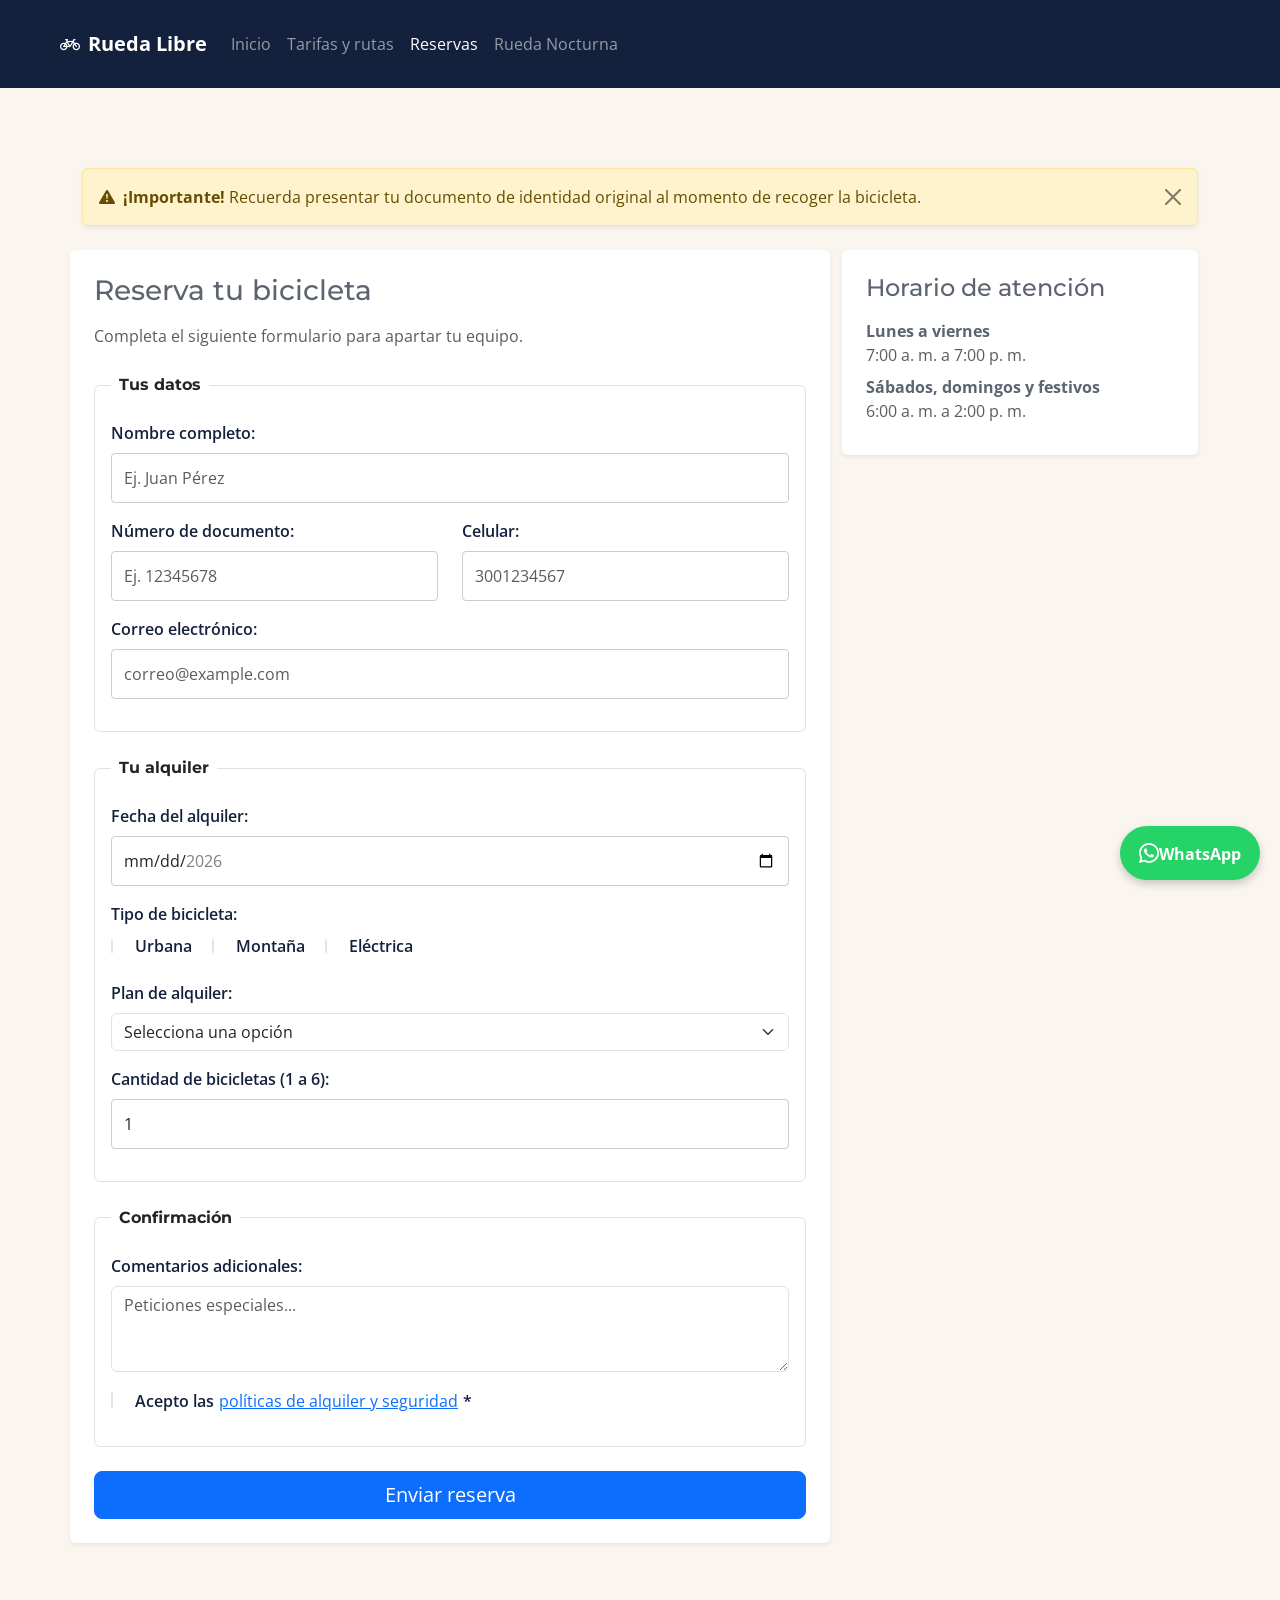
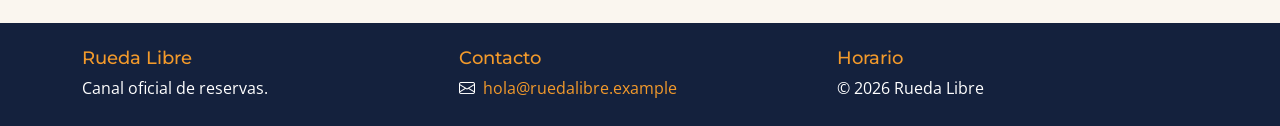
<file: paginas/reservas.html>
<!DOCTYPE html>
<html lang="es">
<head>
    <meta charset="UTF-8">
    <meta name="viewport" content="width=device-width, initial-scale=1.0">
    <meta name="description" content="Formulario de reserva de bicicletas y recorridos guiados en Rueda Libre.">
    <title>Reservas | Rueda Libre</title>
    <!-- Google Fonts -->
    <link rel="preconnect" href="https://fonts.googleapis.com">
    <link rel="preconnect" href="https://fonts.gstatic.com" crossorigin>
    <link href="https://fonts.googleapis.com/css2?family=Montserrat:wght@400;700&family=Open+Sans:wght@400;600&display=swap" rel="stylesheet">
    <!-- Bootstrap 5.3 CSS -->
    <link href="https://cdn.jsdelivr.net/npm/bootstrap@5.3.3/dist/css/bootstrap.min.css" rel="stylesheet">
    <!-- Bootstrap Icons -->
    <link rel="stylesheet" href="https://cdn.jsdelivr.net/npm/bootstrap-icons@1.11.3/font/bootstrap-icons.min.css">
    <!-- Hoja de estilos propia -->
    <link rel="stylesheet" href="../css/styles.css">
</head>
<body>
    <!-- Navbar Colapsable -->
    <header>
        <nav class="navbar navbar-expand-lg navbar-dark px-3">
            <div class="container-fluid">
                <a class="navbar-brand fw-bold" href="../index.html">
                    <i class="bi bi-bicycle me-2" aria-hidden="true"></i>Rueda Libre
                </a>
                <button class="navbar-toggler" type="button" data-bs-toggle="collapse" data-bs-target="#menuPrincipal" aria-controls="menuPrincipal" aria-expanded="false" aria-label="Abrir menú de navegación">
                    <span class="navbar-toggler-icon"></span>
                </button>
                <div class="collapse navbar-collapse" id="menuPrincipal">
                    <ul class="navbar-nav ms-auto mb-2 mb-lg-0">
                        <li class="nav-item"><a class="nav-link" href="../index.html">Inicio</a></li>
                        <li class="nav-item"><a class="nav-link" href="tarifas.html">Tarifas y rutas</a></li>
                        <li class="nav-item"><a class="nav-link active" aria-current="page" href="reservas.html">Reservas</a></li>
                        <li class="nav-item"><a class="nav-link" href="https://ronald0226.github.io/rueda-nocturna/">Rueda Nocturna</a></li>
                    </ul>
                </div>
            </div>
        </nav>
    </header>

    <main class="container my-5">
        <!-- Alerta Dismissible -->
        <div class="alert alert-warning alert-dismissible fade show shadow-sm mb-4" role="alert">
            <i class="bi bi-exclamation-triangle-fill me-2" aria-hidden="true"></i><strong>¡Importante!</strong> Recuerda presentar tu documento de identidad original al momento de recoger la bicicleta.
            <button type="button" class="btn-close" data-bs-dismiss="alert" aria-label="Cerrar alerta"></button>
        </div>

        <div class="row g-4">
            <!-- Formulario Principal -->
            <section class="col-lg-8 bg-white p-4 rounded shadow-sm">
                <h1 class="h3 mb-3">Reserva tu bicicleta</h1>
                <p class="text-muted mb-4">Completa el siguiente formulario para apartar tu equipo.</p>
                
                <form action="#" method="POST" class="needs-validation" novalidate>
                    
                    <fieldset class="border p-3 rounded mb-4">
                        <legend class="float-none w-auto px-2 fs-6 fw-bold text-dark">Tus datos</legend>

                        <div class="mb-3">
                            <label for="nombre" class="form-label">Nombre completo:</label>
                            <input type="text" class="form-control" id="nombre" name="nombre" required minlength="3" placeholder="Ej. Juan Pérez">
                            <div class="invalid-feedback">Por favor ingresa tu nombre completo (mínimo 3 caracteres).</div>
                        </div>

                        <div class="row">
                            <div class="col-md-6 mb-3">
                                <label for="documento" class="form-label">Número de documento:</label>
                                <input type="text" class="form-control" id="documento" name="documento" required pattern="[0-9]{6,10}" placeholder="Ej. 12345678">
                                <div class="invalid-feedback">Debe contener solo números (entre 6 y 10 dígitos).</div>
                            </div>
                            <div class="col-md-6 mb-3">
                                <label for="celular" class="form-label">Celular:</label>
                                <input type="tel" class="form-control" id="celular" name="celular" required pattern="3[0-9]{9}" placeholder="3001234567">
                                <div class="invalid-feedback">Debe tener 10 dígitos y empezar por 3.</div>
                            </div>
                        </div>

                        <div class="mb-3">
                            <label for="correo" class="form-label">Correo electrónico:</label>
                            <input type="email" class="form-control" id="correo" name="correo" required placeholder="correo@example.com">
                            <div class="invalid-feedback">Por favor ingresa un correo electrónico válido.</div>
                        </div>
                    </fieldset>

                    <fieldset class="border p-3 rounded mb-4">
                        <legend class="float-none w-auto px-2 fs-6 fw-bold text-dark">Tu alquiler</legend>

                        <div class="mb-3">
                            <label for="fecha" class="form-label">Fecha del alquiler:</label>
                            <input type="date" class="form-control" id="fecha" name="fecha" required min="2026-11-01" max="2026-12-31">
                            <div class="invalid-feedback">Selecciona una fecha válida dentro del rango permitido.</div>
                        </div>

                        <div class="mb-3">
                            <label class="form-label d-block">Tipo de bicicleta:</label>
                            <div class="form-check form-check-inline">
                                <input class="form-check-input" type="radio" name="tipo_bici" id="biciUrbana" value="urbana" required>
                                <label class="form-check-label" for="biciUrbana">Urbana</label>
                            </div>
                            <div class="form-check form-check-inline">
                                <input class="form-check-input" type="radio" name="tipo_bici" id="biciMontana" value="montana">
                                <label class="form-check-label" for="biciMontana">Montaña</label>
                            </div>
                            <div class="form-check form-check-inline">
                                <input class="form-check-input" type="radio" name="tipo_bici" id="biciElectrica" value="electrica">
                                <label class="form-check-label" for="biciElectrica">Eléctrica</label>
                            </div>
                        </div>

                        <div class="mb-3">
                            <label for="plan" class="form-label">Plan de alquiler:</label>
                            <select class="form-select" id="plan" name="plan" required>
                                <option value="">Selecciona una opción</option>
                                <option value="1h">1 hora</option>
                                <option value="medio_dia">Medio día (4 h)</option>
                                <option value="dia_completo">Día completo</option>
                            </select>
                            <div class="invalid-feedback">Selecciona un plan de alquiler.</div>
                        </div>

                        <div class="mb-3">
                            <label for="cantidad" class="form-label">Cantidad de bicicletas (1 a 6):</label>
                            <input type="number" class="form-control" id="cantidad" name="cantidad" required min="1" max="6" value="1">
                            <div class="invalid-feedback">Puedes alquilar entre 1 y 6 bicicletas por reserva.</div>
                        </div>
                    </fieldset>

                    <fieldset class="border p-3 rounded mb-4">
                        <legend class="float-none w-auto px-2 fs-6 fw-bold text-dark">Confirmación</legend>

                        <div class="mb-3">
                            <label for="comentarios" class="form-label">Comentarios adicionales:</label>
                            <textarea class="form-control" id="comentarios" name="comentarios" maxlength="300" rows="3" placeholder="Peticiones especiales..."></textarea>
                        </div>

                        <div class="mb-3 form-check">
                            <input type="checkbox" class="form-check-input" id="politicas" name="politicas" required>
                            <label class="form-check-label" for="politicas">
                                Acepto las <button type="button" class="btn btn-link p-0 align-baseline text-decoration-underline" data-bs-toggle="modal" data-bs-target="#modalPoliticas">políticas de alquiler y seguridad</button> *
                            </label>
                            <div class="invalid-feedback">Debes aceptar las políticas para continuar.</div>
                        </div>
                    </fieldset>

                    <button type="submit" class="btn btn-primary btn-lg w-100">Enviar reserva</button>
                </form>
            </section>

            <!-- Barra Lateral de Horarios -->
            <aside class="col-lg-4">
                <div class="bg-white p-4 rounded shadow-sm mb-4">
                    <h2 class="h4 mb-3">Horario de atención</h2>
                    <dl class="mb-0">
                        <dt class="fw-bold">Lunes a viernes</dt>
                        <dd class="text-muted">7:00 a. m. a 7:00 p. m.</dd>
                        <dt class="fw-bold">Sábados, domingos y festivos</dt>
                        <dd class="text-muted">6:00 a. m. a 2:00 p. m.</dd>
                    </dl>
                </div>
            </aside>
        </div>
    </main>

    <!-- Modal de Políticas de Alquiler -->
    <div class="modal fade" id="modalPoliticas" tabindex="-1" aria-labelledby="modalPoliticasLabel" aria-hidden="true">
        <div class="modal-dialog modal-dialog-centered">
            <div class="modal-content">
                <div class="modal-header">
                    <h2 class="modal-title h5" id="modalPoliticasLabel">Políticas de Alquiler y Seguridad</h2>
                    <button type="button" class="btn-close" data-bs-dismiss="modal" aria-label="Cerrar ventana"></button>
                </div>
                <div class="modal-body">
                    <ol class="mb-0">
                        <li class="mb-2">Presenta tu documento de identidad original al recoger la bicicleta.</li>
                        <li class="mb-2">Revisa la bicicleta con el asesor antes de salir.</li>
                        <li class="mb-2">Cada 15 minutos de retraso en la devolución tienen un recargo de $5.000.</li>
                        <li class="mb-2">Los daños por mal uso se cobran según el costo de la reparación.</li>
                        <li>Los menores de edad deben estar acompañados por un adulto responsable.</li>
                    </ol>
                </div>
                <div class="modal-footer">
                    <button type="button" class="btn btn-secondary" data-bs-dismiss="modal">Entendido</button>
                </div>
            </div>
        </div>
    </div>

    <!-- Botón Flotante WhatsApp -->
    <a href="https://wa.me/573000000000" class="whatsapp-flotante" target="_blank" rel="noopener">
        <i class="bi bi-whatsapp fs-5" aria-hidden="true"></i>WhatsApp
    </a>

    <!-- Footer -->
    <footer class="p-4">
        <div class="container d-flex flex-column flex-md-row justify-content-between gap-3">
            <div class="footer-block">
                <h3>Rueda Libre</h3>
                <p class="mb-0">Canal oficial de reservas.</p>
            </div>
            <div class="footer-block">
                <h3>Contacto</h3>
                <p class="mb-0"><i class="bi bi-envelope me-2" aria-hidden="true"></i><a href="mailto:hola@ruedalibre.example">hola@ruedalibre.example</a></p>
            </div>
            <div class="footer-block">
                <h3>Horario</h3>
                <p class="mb-0">&copy; 2026 Rueda Libre</p>
            </div>
        </div>
    </footer>

    <!-- Script de Validación Visual de Bootstrap -->
    <script>
      (() => {
        'use strict'
        const forms = document.querySelectorAll('.needs-validation')
        Array.from(forms).forEach(form => {
          form.addEventListener('submit', event => {
            if (!form.checkValidity()) {
              event.preventDefault()
              event.stopPropagation()
            }
            form.classList.add('was-validated')
          }, false)
        })
      })()
    </script>

    <!-- Bootstrap 5.3 JS Bundle -->
    <script src="https://cdn.jsdelivr.net/npm/bootstrap@5.3.3/dist/js/bootstrap.bundle.min.js"></script>
</body>
</html>
</file>
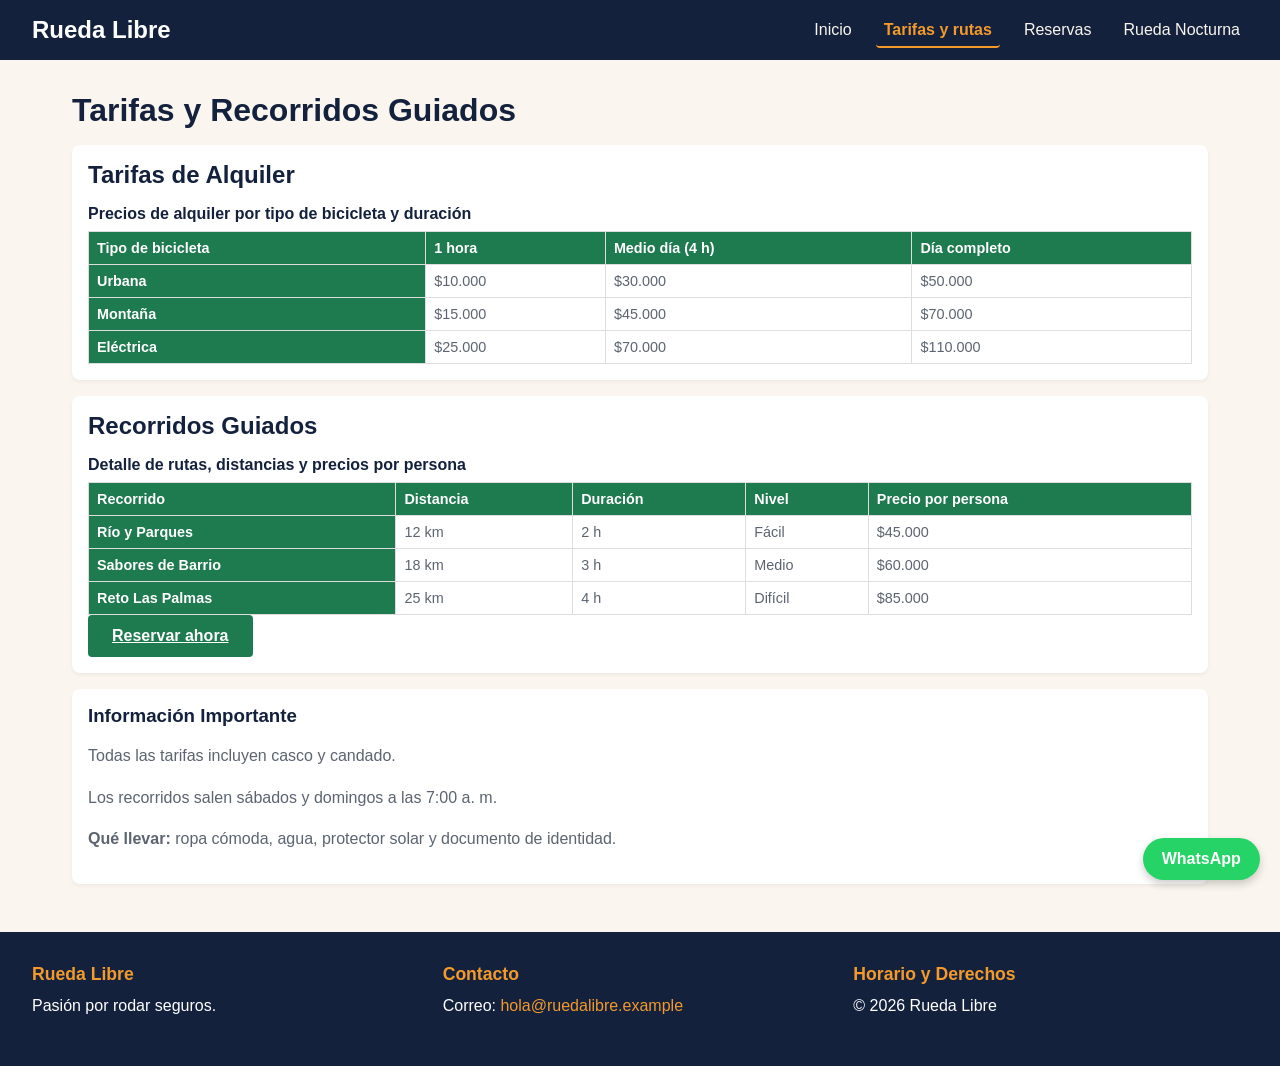
<file: paginas/tarifas.html>
<!DOCTYPE html>
<html lang="es">
<head>
    <meta charset="UTF-8">
    <meta name="viewport" content="width=device-width, initial-scale=1.0">
    <meta name="description" content="Consulta las tarifas de alquiler de bicicletas y recorridos guiados en Rueda Libre.">
    <title>Tarifas y Rutas | Rueda Libre</title>
    <link rel="stylesheet" href="../css/styles.css">
</head>
<body>
    <header>
        <div class="logo">Rueda Libre</div>
        <nav aria-label="Navegación principal">
            <ul id="menu">
                <li><a href="../index.html">Inicio</a></li>
                <li><a href="tarifas.html" class="activo">Tarifas y rutas</a></li>
                <li><a href="reservas.html">Reservas</a></li>
                <li><a href="https://ronald0226.github.io/rueda-nocturna/">Rueda Nocturna</a></li>
            </ul>
        </nav>
    </header>

    <main>
        <h1>Tarifas y Recorridos Guiados</h1>

        <section class="seccion-contenido">
            <h2>Tarifas de Alquiler</h2>
            <table>
                <caption>Precios de alquiler por tipo de bicicleta y duración</caption>
                <thead>
                    <tr>
                        <th scope="col">Tipo de bicicleta</th>
                        <th scope="col">1 hora</th>
                        <th scope="col">Medio día (4 h)</th>
                        <th scope="col">Día completo</th>
                    </tr>
                </thead>
                <tbody>
                    <tr>
                        <th scope="row">Urbana</th>
                        <td>$10.000</td>
                        <td>$30.000</td>
                        <td>$50.000</td>
                    </tr>
                    <tr>
                        <th scope="row">Montaña</th>
                        <td>$15.000</td>
                        <td>$45.000</td>
                        <td>$70.000</td>
                    </tr>
                    <tr>
                        <th scope="row">Eléctrica</th>
                        <td>$25.000</td>
                        <td>$70.000</td>
                        <td>$110.000</td>
                    </tr>
                </tbody>
            </table>
        </section>

        <section id="tabla-recorridos" class="seccion-contenido">
            <h2>Recorridos Guiados</h2>
            <table>
                <caption>Detalle de rutas, distancias y precios por persona</caption>
                <thead>
                    <tr>
                        <th scope="col">Recorrido</th>
                        <th scope="col">Distancia</th>
                        <th scope="col">Duración</th>
                        <th scope="col">Nivel</th>
                        <th scope="col">Precio por persona</th>
                    </tr>
                </thead>
                <tbody>
                    <tr>
                        <th scope="row">Río y Parques</th>
                        <td>12 km</td>
                        <td>2 h</td>
                        <td>Fácil</td>
                        <td>$45.000</td>
                    </tr>
                    <tr>
                        <th scope="row">Sabores de Barrio</th>
                        <td>18 km</td>
                        <td>3 h</td>
                        <td>Medio</td>
                        <td>$60.000</td>
                    </tr>
                    <tr>
                        <th scope="row">Reto Las Palmas</th>
                        <td>25 km</td>
                        <td>4 h</td>
                        <td>Difícil</td>
                        <td>$85.000</td>
                    </tr>
                </tbody>
            </table>
            <a href="reservas.html" class="btn-reservar">Reservar ahora</a>
        </section>

        <aside class="seccion-contenido">
            <h3>Información Importante</h3>
            <p>Todas las tarifas incluyen casco y candado.</p>
            <p>Los recorridos salen sábados y domingos a las 7:00 a. m.</p>
            <p><strong>Qué llevar:</strong> ropa cómoda, agua, protector solar y documento de identidad.</p>
        </aside>
    </main>

    <a href="https://wa.me/573000000000" class="whatsapp-flotante" target="_blank" rel="noopener">WhatsApp</a>

    <footer>
        <div class="footer-block">
            <h3>Rueda Libre</h3>
            <p>Pasión por rodar seguros.</p>
        </div>
        <div class="footer-block">
            <h3>Contacto</h3>
            <p>Correo: <a href="mailto:hola@ruedalibre.example">hola@ruedalibre.example</a></p>
        </div>
        <div class="footer-block">
            <h3>Horario y Derechos</h3>
            <p>&copy; 2026 Rueda Libre</p>
        </div>
    </footer>
</body>
</html>
</file>
<file: css/styles.css>
/* ==========================================
   1. VARIABLES Y CONFIGURACIÓN GLOBAL (MÓVILES)
   ========================================== */
:root {
  --verde-ruta: #1E7A4F;
  --naranja-pedal: #F39A2B;
  --azul-noche: #14213D;
  --crema: #FAF6EF;
  --gris-asfalto: #5B6470;

  --fuente-titulos: 'Montserrat', sans-serif;
  --fuente-texto: 'Open Sans', sans-serif;

  --espacio-sm: 0.5rem;
  --espacio-md: 1rem;
  --espacio-lg: 2rem;
}

* {
  box-sizing: border-box;
  margin: 0;
  padding: 0;
}

body {
  font-family: var(--fuente-texto);
  color: var(--gris-asfalto);
  background-color: var(--crema);
  display: flex;
  flex-direction: column;
  min-height: 100vh;
}

img {
  max-width: 100%;
  height: auto;
  border-radius: 6px;
}

/* ==========================================
   2. ENCABEZADO Y NAVEGACIÓN (MOBILE-FIRST)
   ========================================== */
header {
  display: flex;
  flex-direction: column;
  align-items: center;
  padding: var(--espacio-md);
  background-color: var(--azul-noche);
  color: #FFFFFF;
  gap: var(--espacio-sm);
}

header .logo {
  font-family: var(--fuente-titulos);
  font-size: 1.5rem;
  font-weight: 700;
  color: #FFFFFF;
}

#menu {
  display: flex;
  justify-content: center;
  align-items: center;
  gap: var(--espacio-md);
  flex-wrap: wrap;
  list-style: none;
}

#menu a {
  color: var(--crema);
  text-decoration: none;
  padding: var(--espacio-sm);
  border-radius: 4px;
  transition: background-color 0.3s, color 0.3s;
}

#menu a:hover,
#menu a:focus {
  background-color: var(--naranja-pedal);
  color: var(--azul-noche);
  outline: 2px solid var(--naranja-pedal);
}

#menu a.activo {
  color: var(--naranja-pedal);
  font-weight: 600;
  border-bottom: 2px solid var(--naranja-pedal);
}

/* ==========================================
   3. CONTENIDO PRINCIPAL Y SECCIONES
   ========================================== */
main {
  flex: 1;
  padding: var(--espacio-md);
  max-width: 1200px;
  margin: 0 auto;
  width: 100%;
}

.hero-inicio {
  display: flex;
  flex-direction: column;
  gap: var(--espacio-lg);
}

h1, h2, h3 {
  font-family: var(--fuente-titulos);
  color: var(--azul-noche);
  margin-bottom: var(--espacio-md);
}

p {
  margin-bottom: var(--espacio-md);
  line-height: 1.6;
}

.seccion-contenido {
  background: #FFFFFF;
  padding: var(--espacio-md);
  margin-bottom: var(--espacio-md);
  border-radius: 8px;
  box-shadow: 0 2px 4px rgba(0,0,0,0.05);
}

/* ==========================================
   4. CUADRÍCULA DE LA FLOTA (CSS GRID + FLEXBOX)
   ========================================== */
.grid-flota {
  display: grid;
  grid-template-columns: repeat(auto-fit, minmax(260px, 1fr));
  gap: var(--espacio-md);
  margin-bottom: var(--espacio-lg);
}

.tarjeta-flota {
  background: #FFFFFF;
  padding: var(--espacio-md);
  border: 1px solid #ddd;
  border-radius: 8px;
  display: flex;
  flex-direction: column;
  justify-content: space-between;
  box-shadow: 0 2px 4px rgba(0,0,0,0.05);
}

.tarjeta-flota img {
  width: 100%;
  margin-bottom: var(--espacio-sm);
}

.precio-flota {
  font-weight: bold;
  color: var(--verde-ruta);
  margin: var(--espacio-sm) 0;
}

/* ==========================================
   5. GALERÍA DE RUTAS GUIADAS
   ========================================== */
.galeria-rutas {
  display: flex;
  flex-direction: column;
  gap: var(--espacio-md);
  margin-bottom: var(--espacio-lg);
}

.tarjeta-ruta {
  background: #FFFFFF;
  padding: var(--espacio-md);
  border-radius: 8px;
  border: 1px solid #ddd;
}

/* ==========================================
   6. TABLAS ADAPTABLES EN MÓVIL
   ========================================== */
.tabla-contenedor {
  overflow-x: auto;
  margin-bottom: var(--espacio-md);
}

table {
  width: 100%;
  border-collapse: collapse;
  min-width: 450px;
}

caption {
  font-weight: bold;
  margin-bottom: var(--espacio-sm);
  text-align: left;
  color: var(--azul-noche);
}

th, td {
  border: 1px solid #ddd;
  padding: 0.5rem;
  font-size: 0.9rem;
  text-align: left;
}

th {
  background-color: var(--verde-ruta);
  color: #FFFFFF;
}

/* ==========================================
   7. FORMULARIO Y FILA DE CAMPOS CORTOS
   ========================================== */
fieldset {
  border: 1px solid #ccc;
  padding: var(--espacio-md);
  margin-bottom: var(--espacio-md);
  border-radius: 6px;
  background: #FFFFFF;
}

legend {
  font-weight: bold;
  color: var(--azul-noche);
  padding: 0 0.5rem;
  font-family: var(--fuente-titulos);
}

.form-grupo {
  margin-bottom: var(--espacio-md);
}

.form-fila-dos {
  display: flex;
  flex-direction: column;
  gap: var(--espacio-md);
}

label {
  display: block;
  margin-bottom: 0.3rem;
  font-weight: 600;
  color: var(--azul-noche);
}

input[type="text"],
input[type="email"],
input[type="tel"],
input[type="date"],
input[type="number"],
select,
textarea {
  width: 100%;
  padding: 0.75rem;
  border: 1px solid #ccc;
  border-radius: 4px;
  font-family: inherit;
  font-size: 1rem;
}

input[type="radio"],
input[type="checkbox"] {
  width: auto;
  margin-right: 0.5rem;
}

.btn-reservar {
  display: inline-block;
  background-color: var(--verde-ruta);
  color: #FFFFFF;
  padding: 0.75rem 1.5rem;
  border-radius: 4px;
  font-weight: bold;
  border: none;
  cursor: pointer;
  font-family: var(--fuente-titulos);
  text-align: center;
}

/* ==========================================
   8. PIE DE PÁGINA Y COMPONENTES FIJOS
   ========================================== */
.whatsapp-flotante {
  position: fixed;
  bottom: 20px;
  right: 20px;
  background-color: #25D366;
  color: #FFFFFF;
  padding: 0.75rem 1.2rem;
  border-radius: 50px;
  font-weight: bold;
  text-decoration: none;
  box-shadow: 0 4px 8px rgba(0,0,0,0.2);
  z-index: 1000;
}

footer {
  display: flex;
  flex-direction: column;
  background-color: var(--azul-noche);
  color: #FFFFFF;
  padding: var(--espacio-lg);
  gap: var(--espacio-md);
  margin-top: auto;
}

footer .footer-block {
  width: 100%;
}

footer h3 {
  color: var(--naranja-pedal);
  font-size: 1.1rem;
  margin-bottom: var(--espacio-sm);
}

footer a {
  color: var(--naranja-pedal);
  text-decoration: none;
}

/* ==========================================
   9. MEDIA QUERIES (TABLET Y ESCRITORIO)
   ========================================== */

@media (min-width: 768px) {
  header {
    flex-direction: row;
    justify-content: space-between;
    padding: var(--espacio-md) var(--espacio-lg);
  }

  .form-fila-dos {
    flex-direction: row;
  }
  .form-fila-dos > div {
    flex: 1;
  }

  .galeria-rutas {
    flex-direction: row;
  }
  .tarjeta-ruta {
    flex: 1;
  }

  footer {
    flex-direction: row;
    justify-content: space-between;
  }
  footer .footer-block {
    flex: 1;
  }
}

@media (min-width: 1200px) {
  main {
    padding: var(--espacio-lg);
  }

  .portada-grid {
    display: grid;
    grid-template-columns: 1fr 1fr;
    gap: var(--espacio-lg);
    align-items: center;
  }

  .layout-reservas {
    display: grid;
    grid-template-columns: 2fr 1fr;
    gap: var(--espacio-lg);
    align-items: start;
  }
}
</file>
